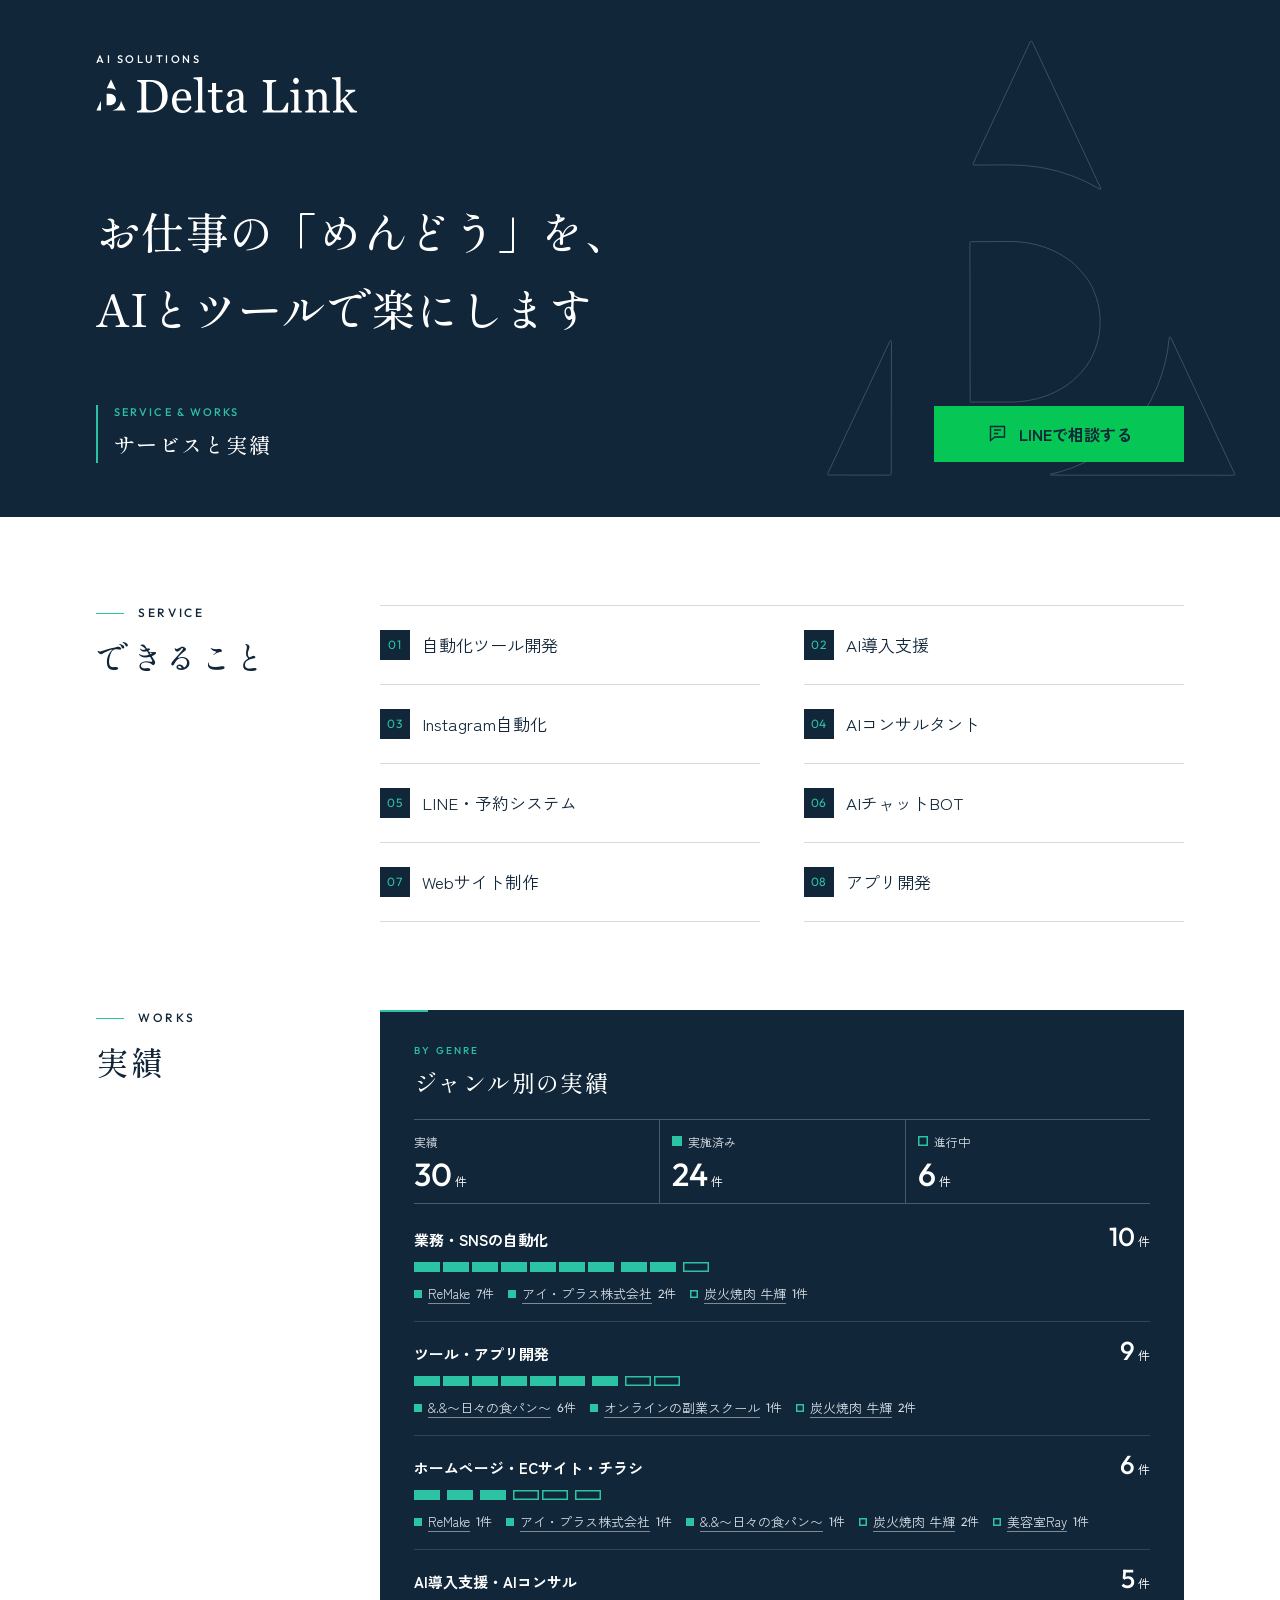
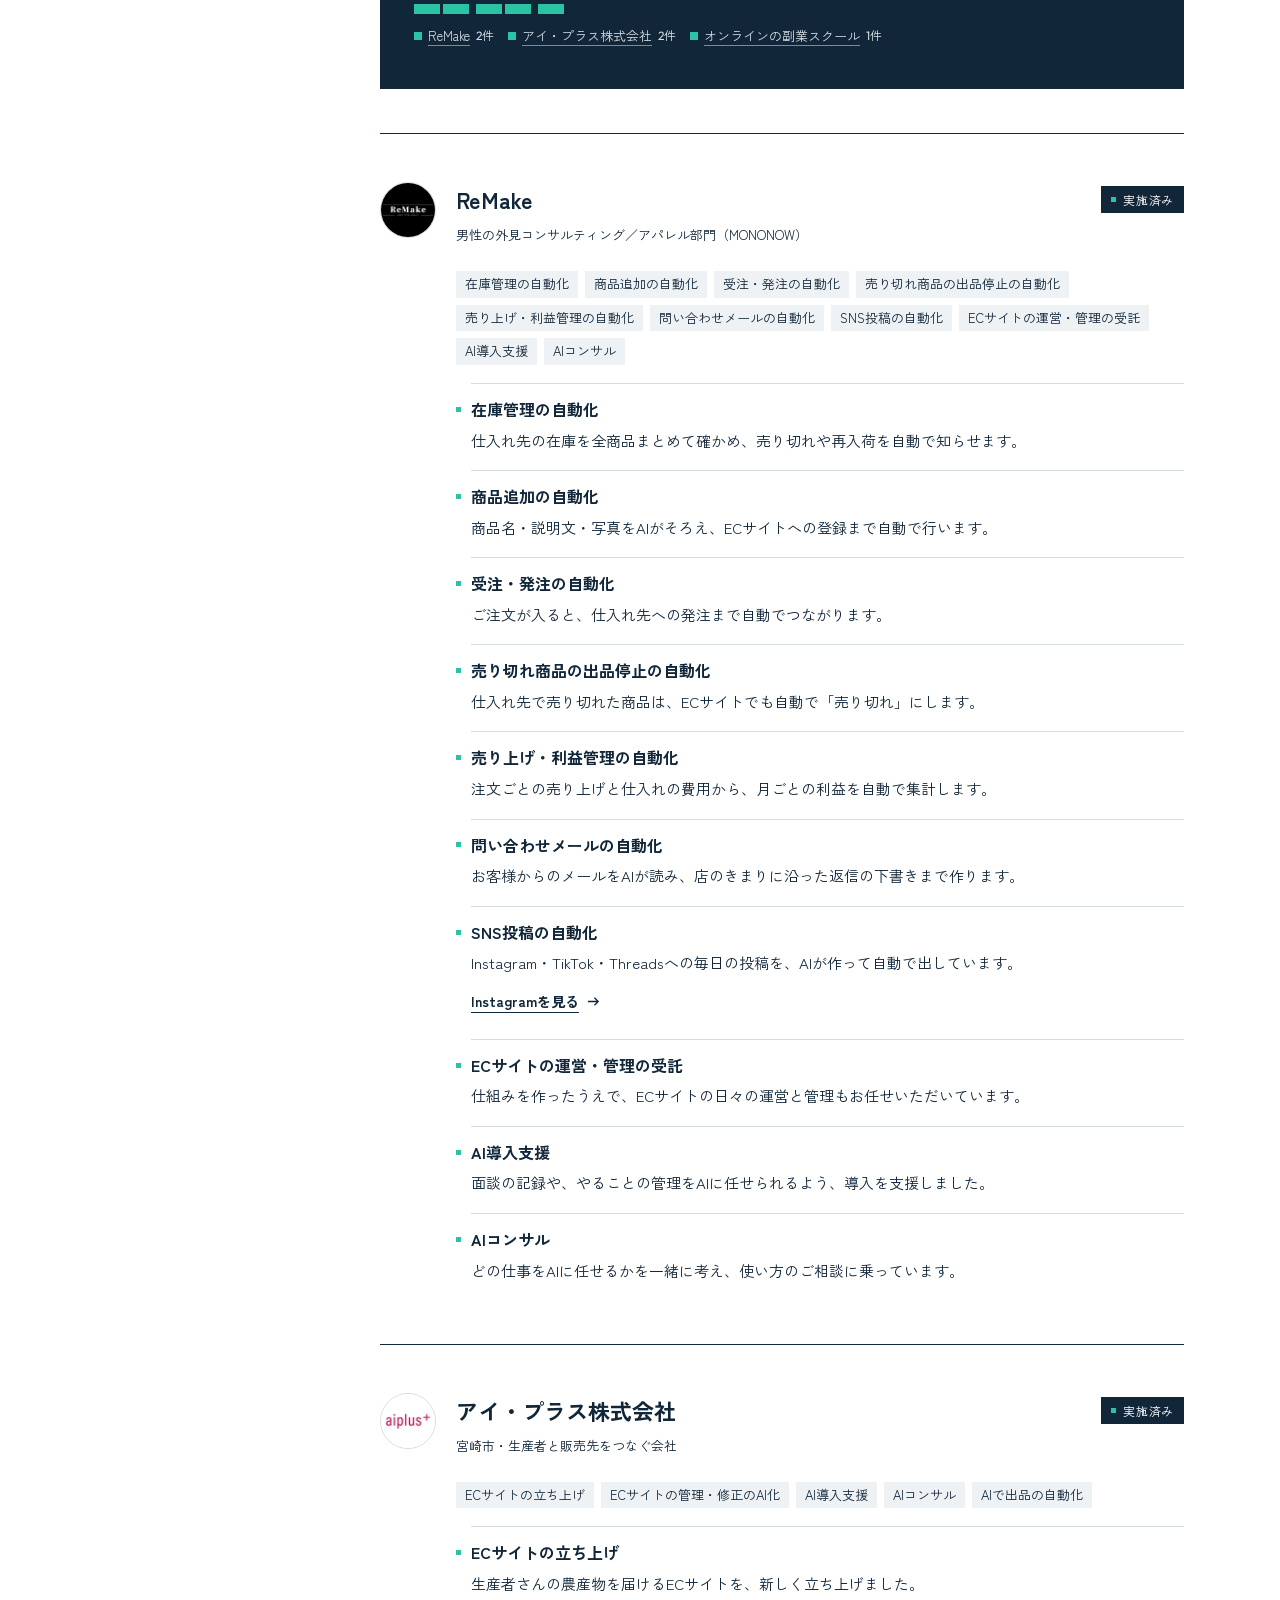
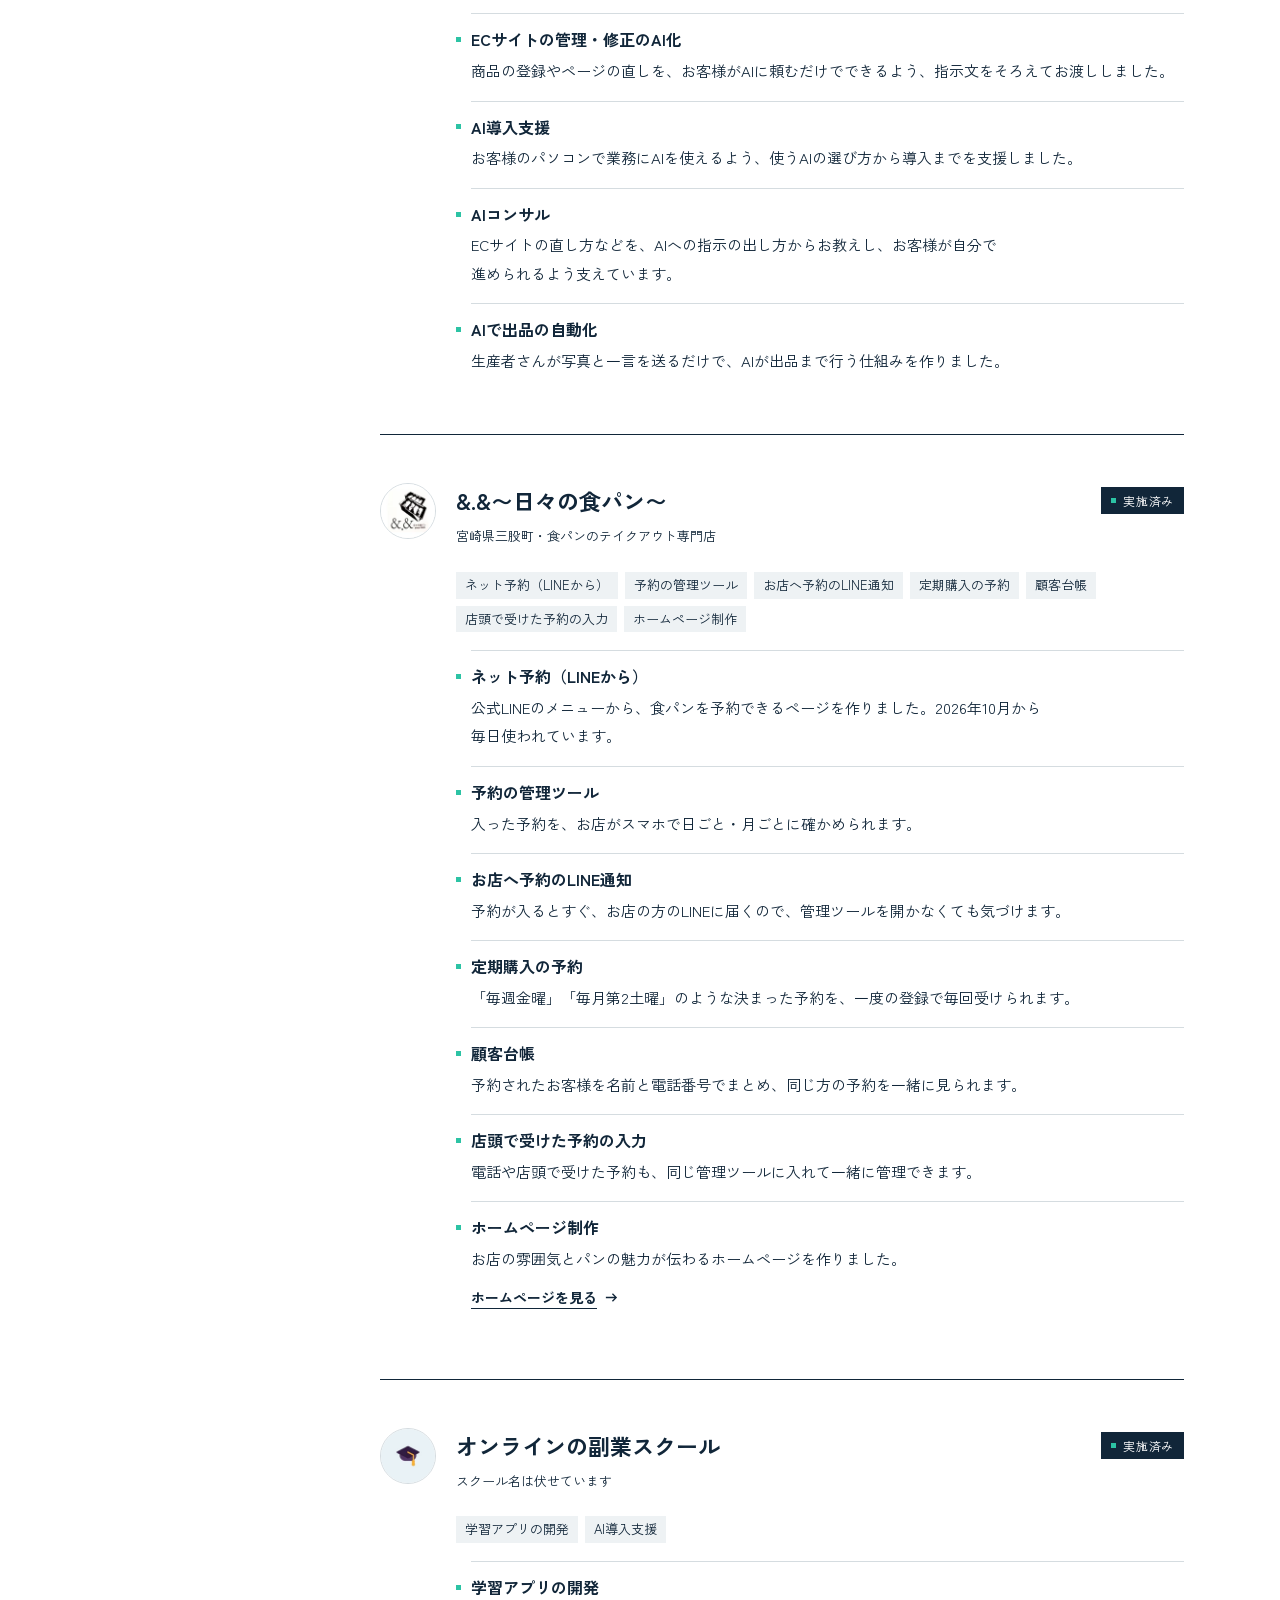
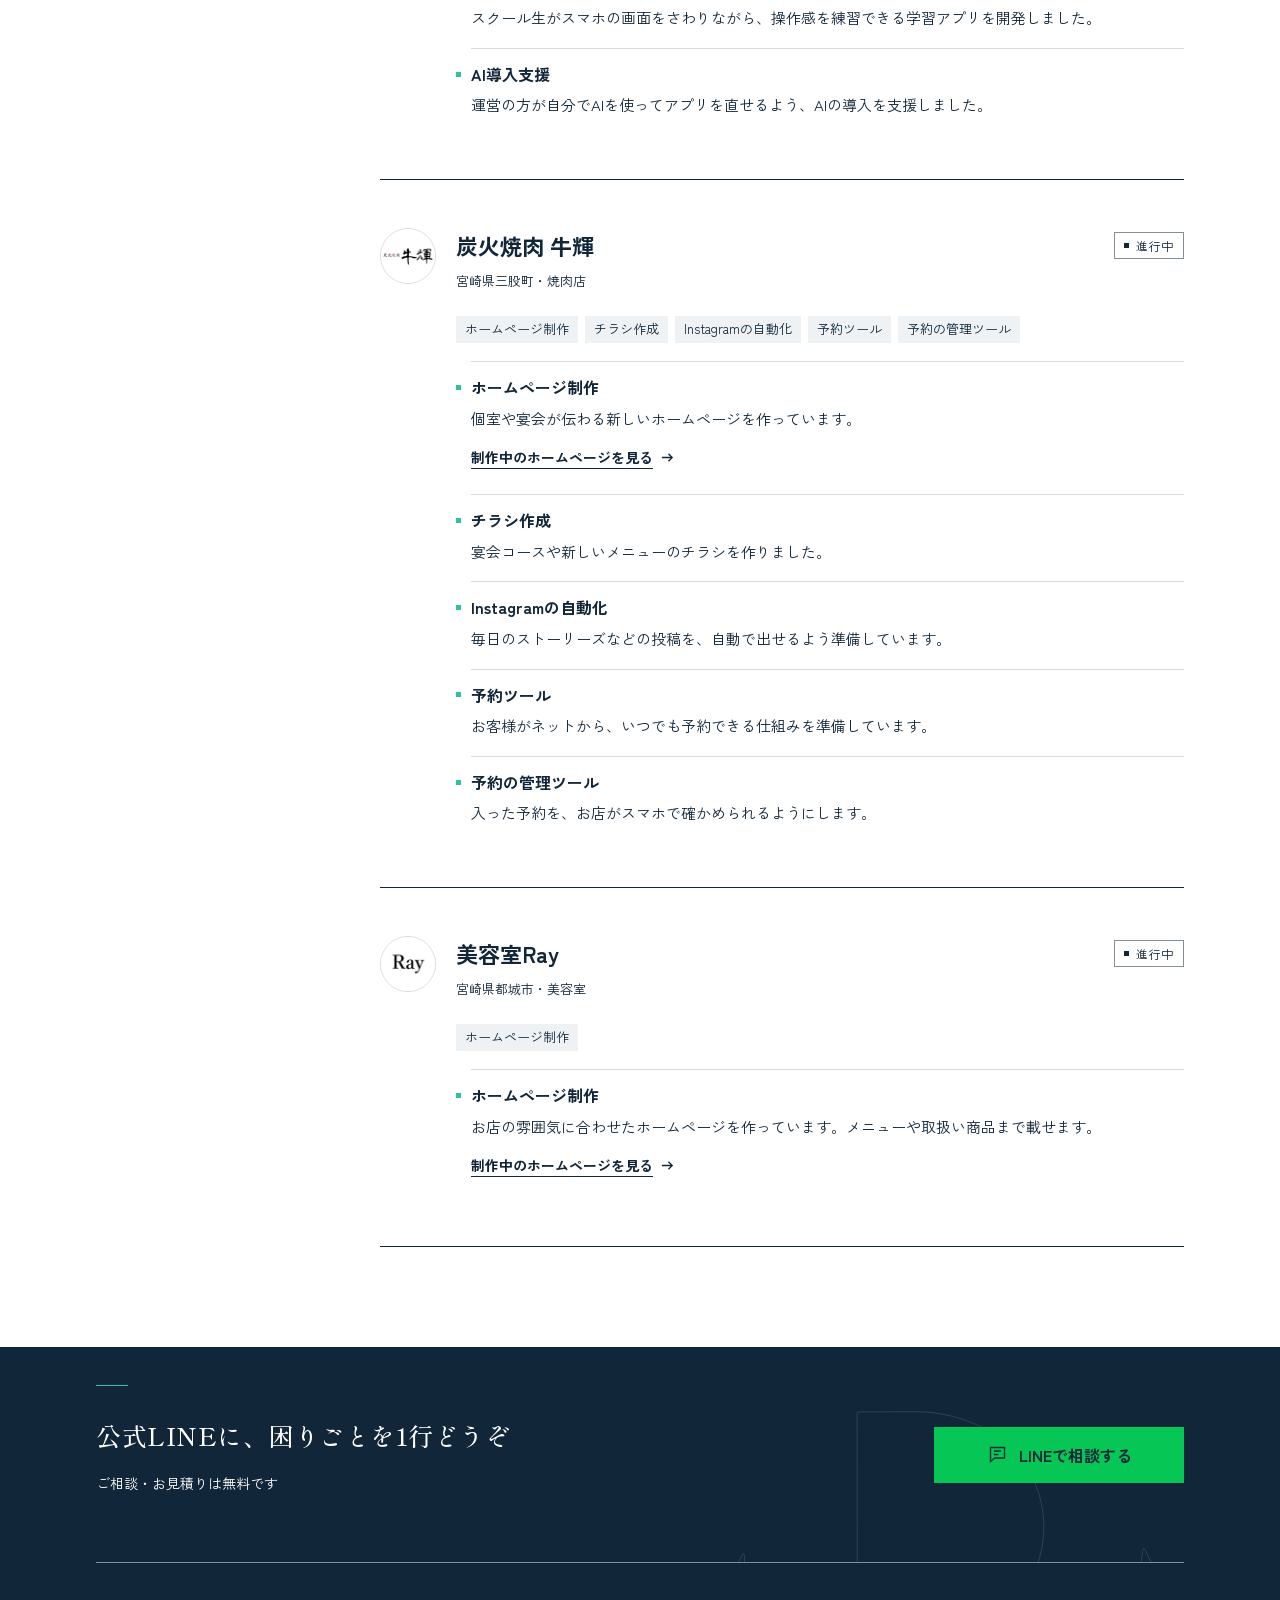
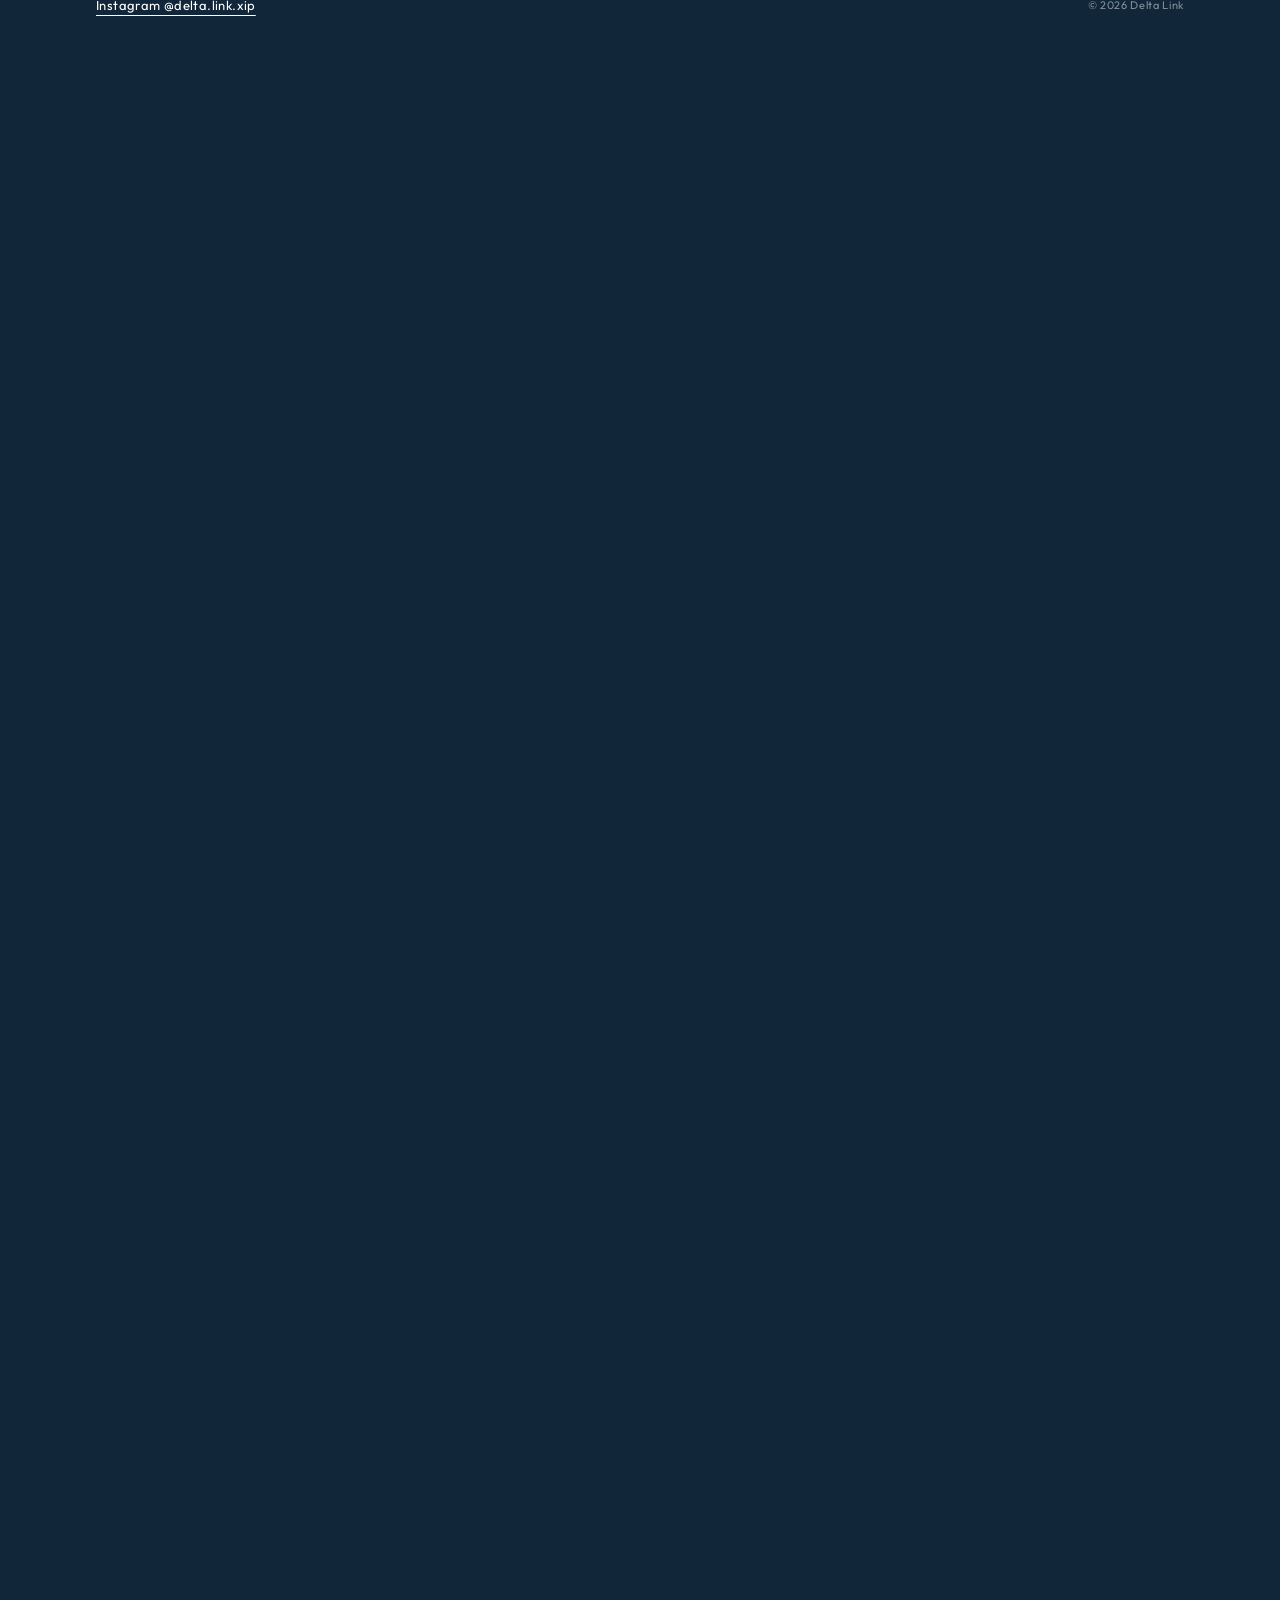
<file: index.html>
<!doctype html>
<html lang="ja"><head><meta charset="utf-8"><meta name="viewport" content="width=device-width, initial-scale=1"><meta http-equiv="refresh" content="0;url=works/index.html"><title>Delta Link｜サービスと実績</title></head><body><a href="works/index.html">サービスと実績</a></body></html>
</file>
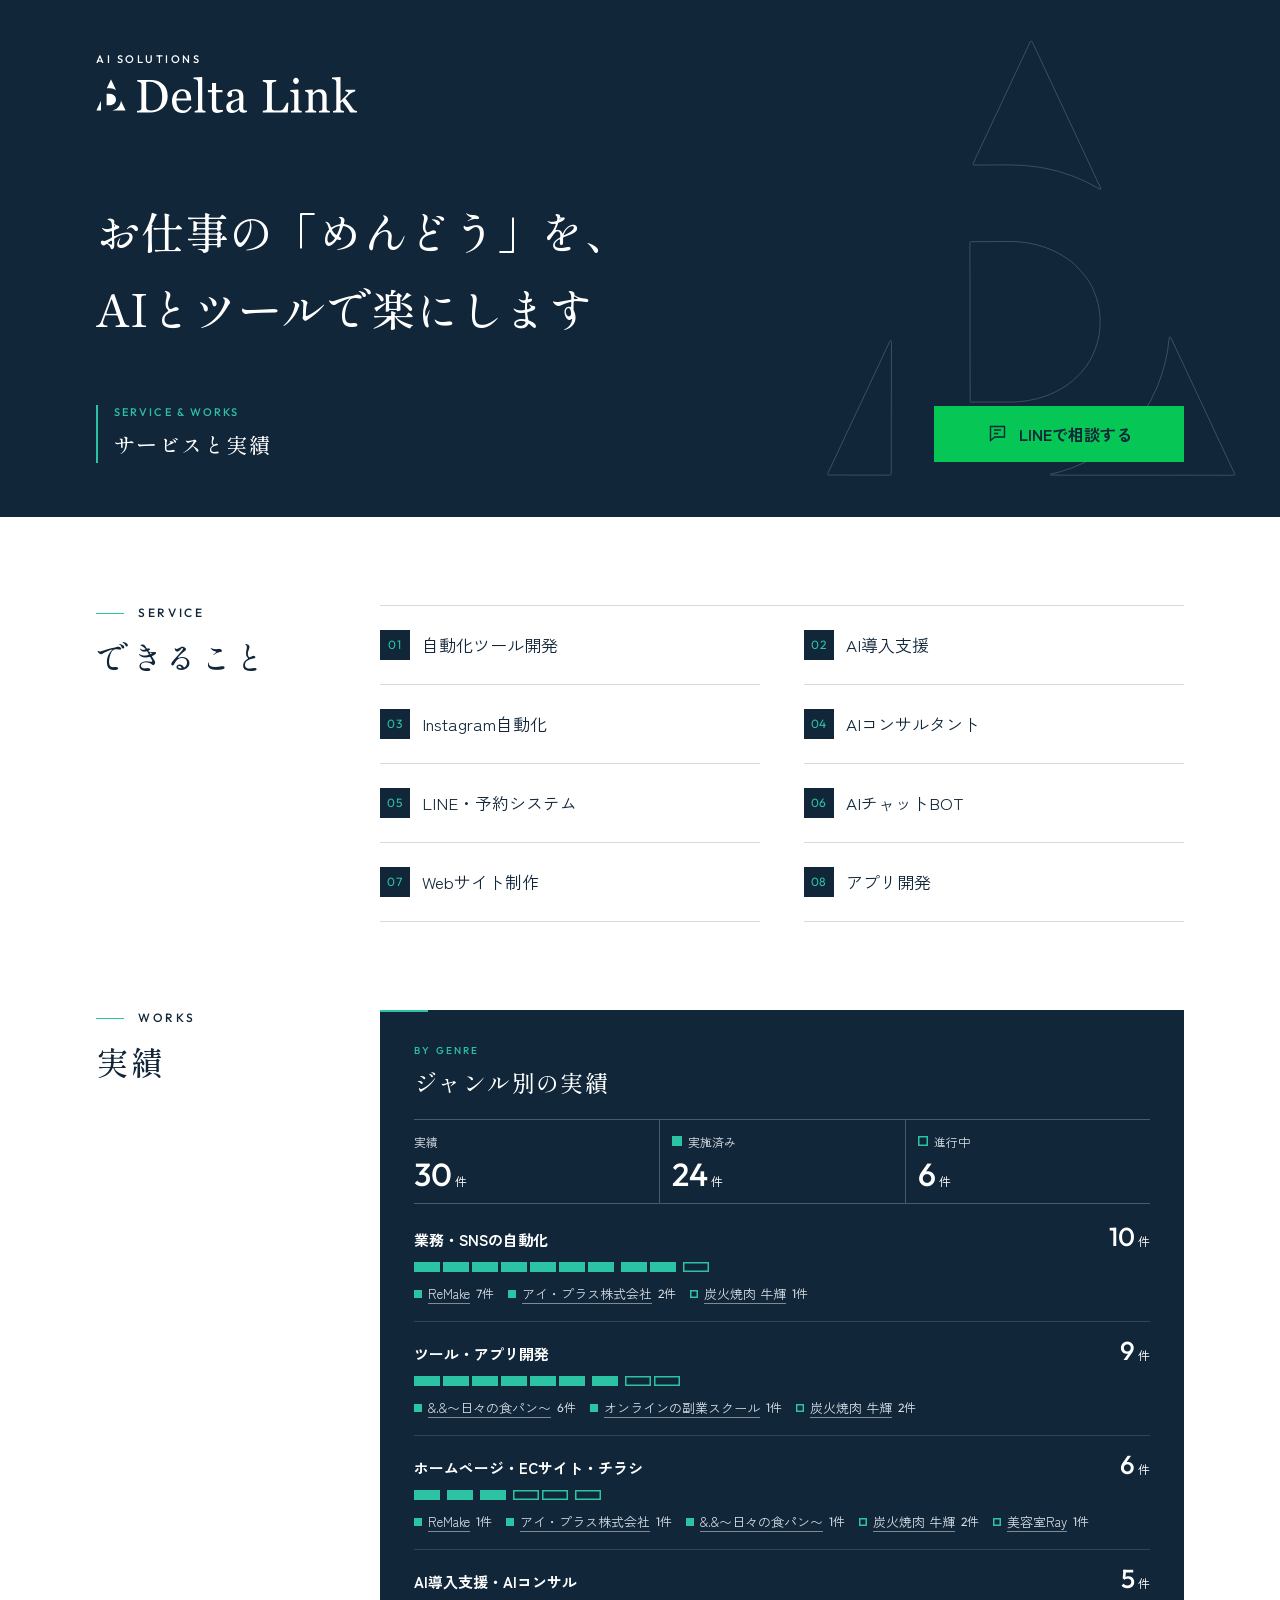
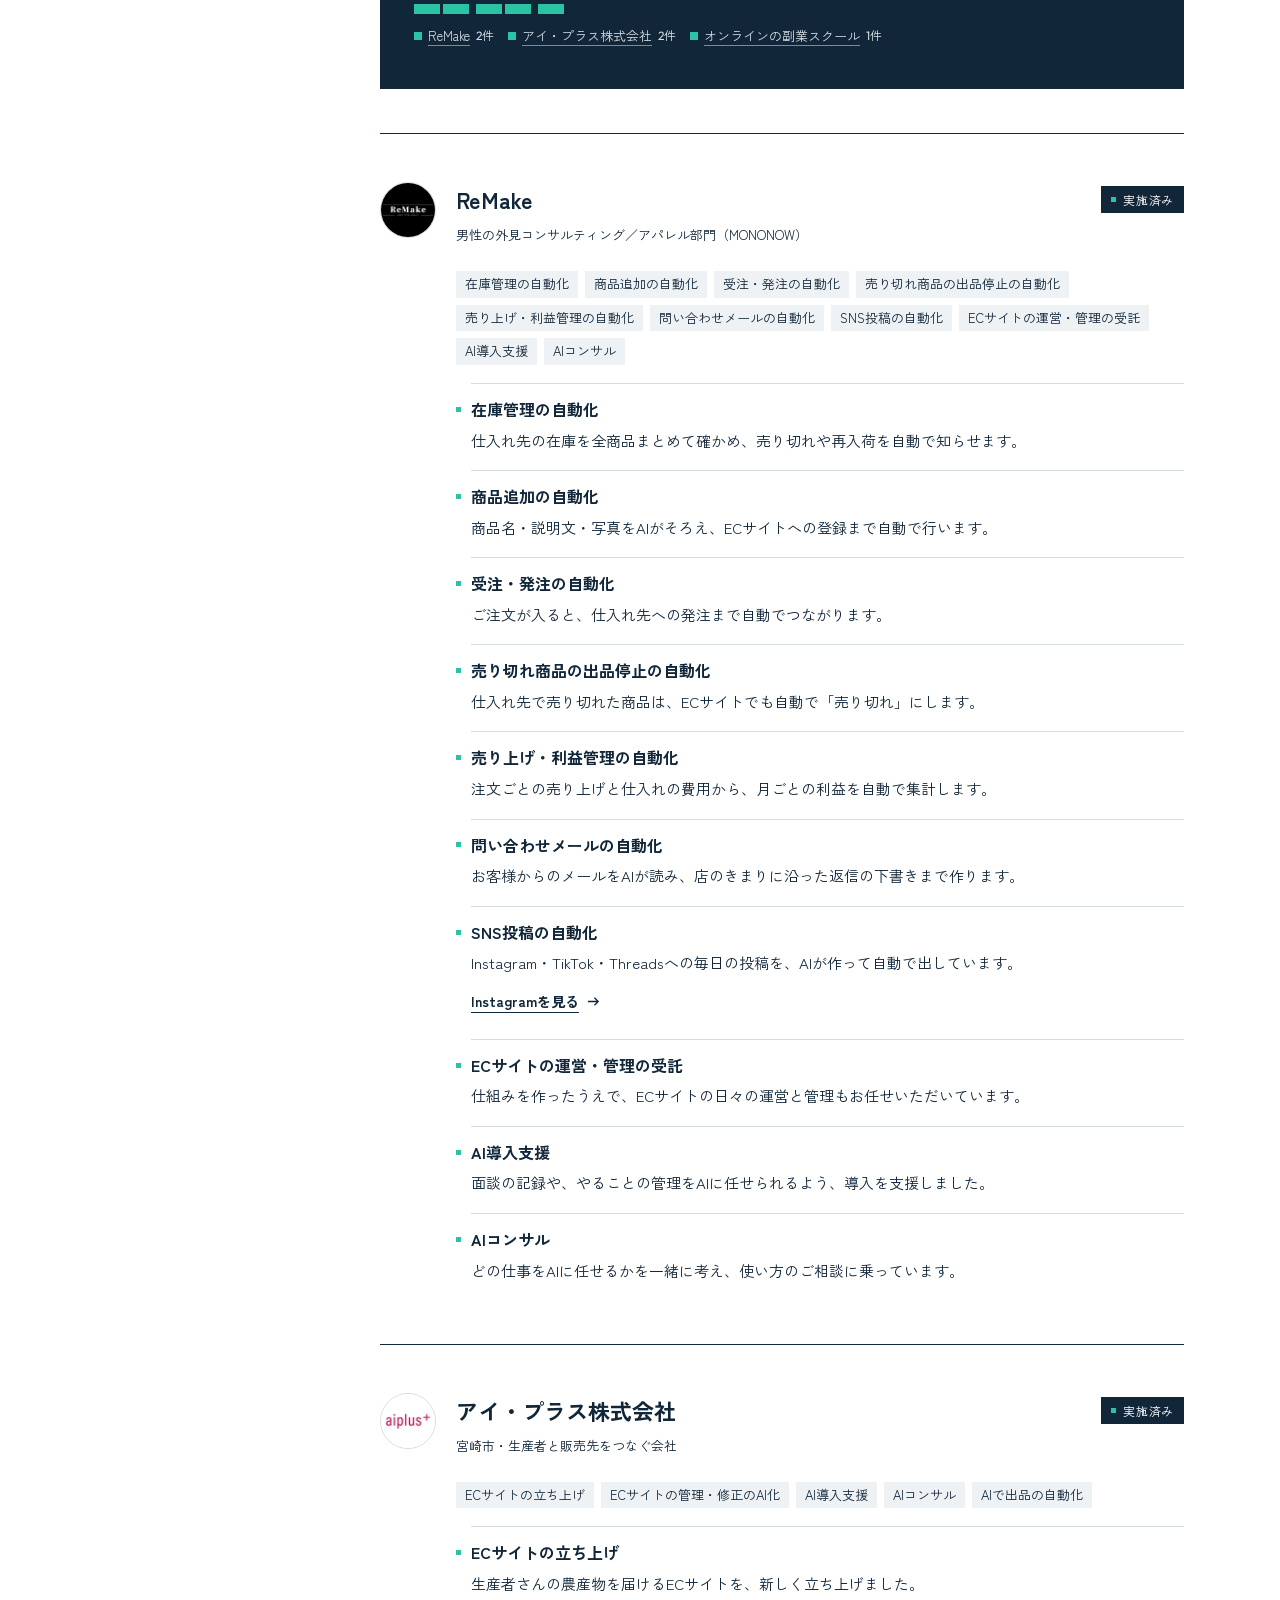
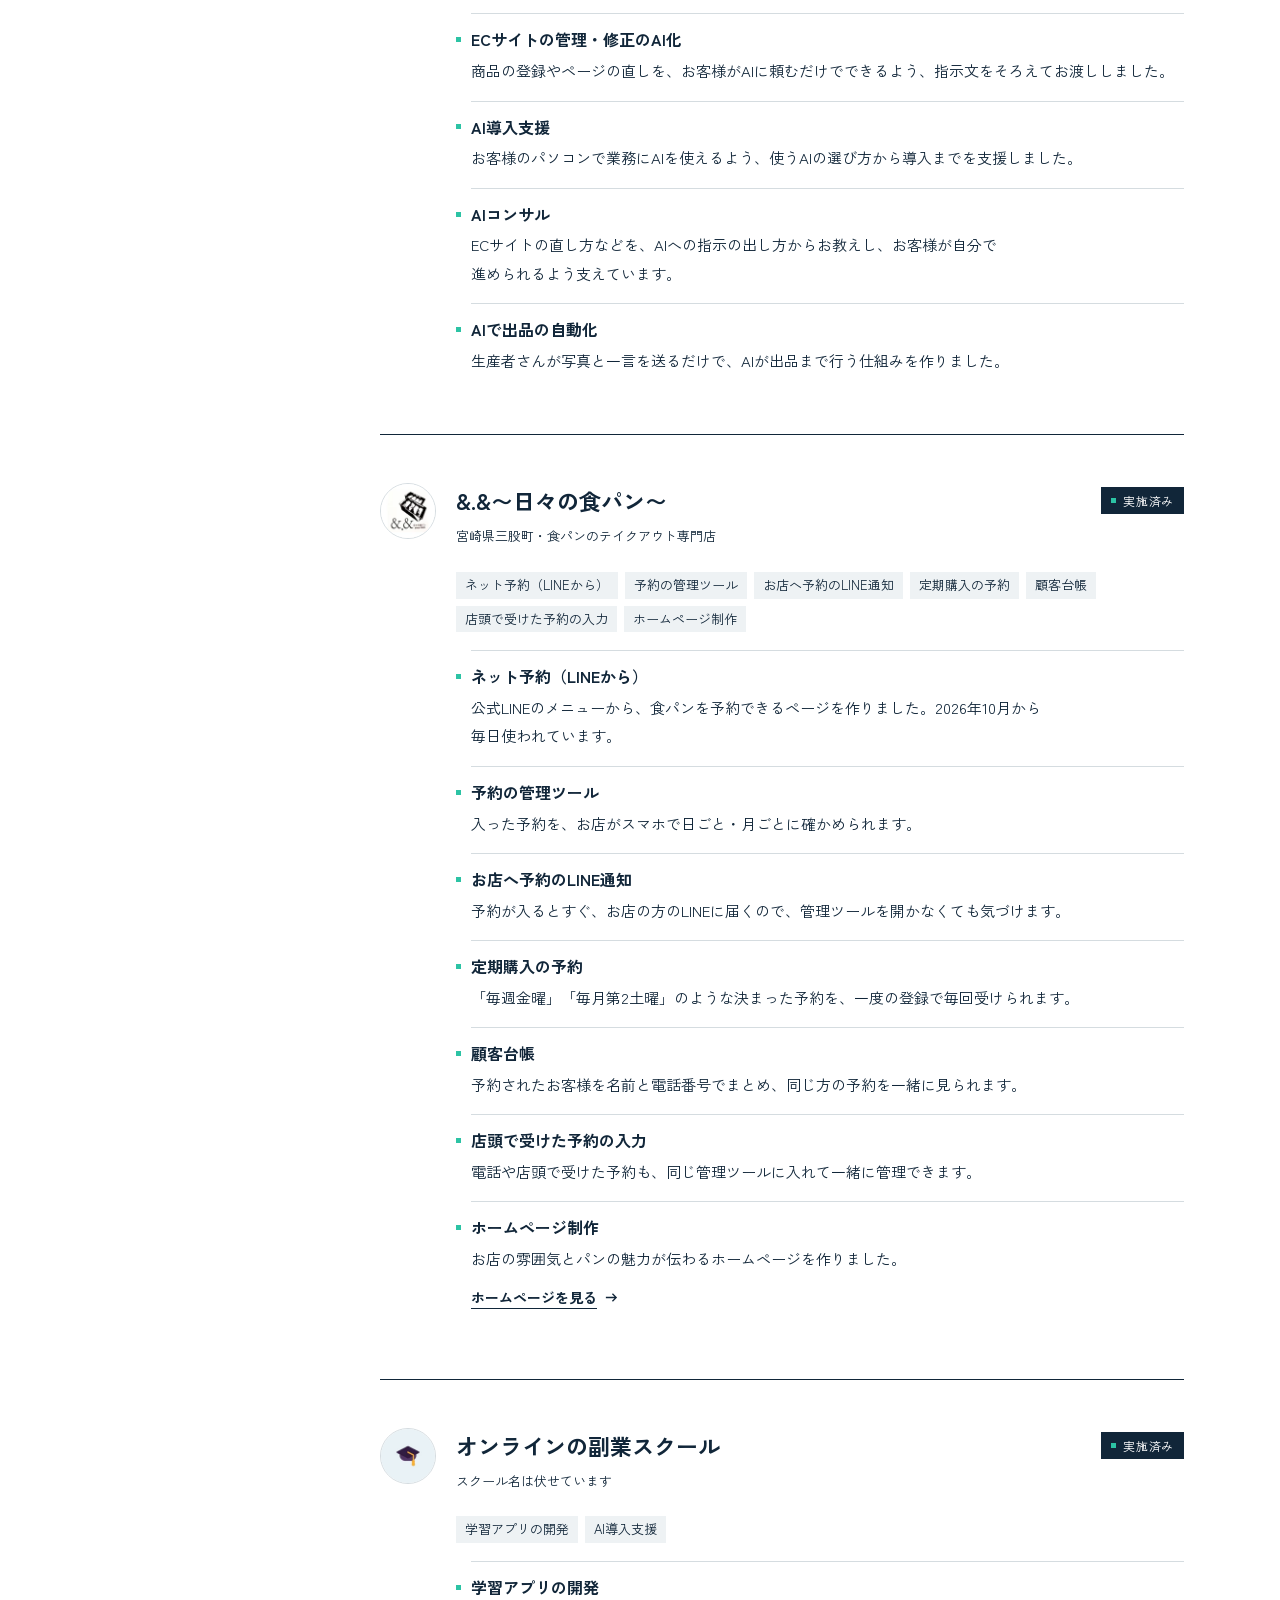
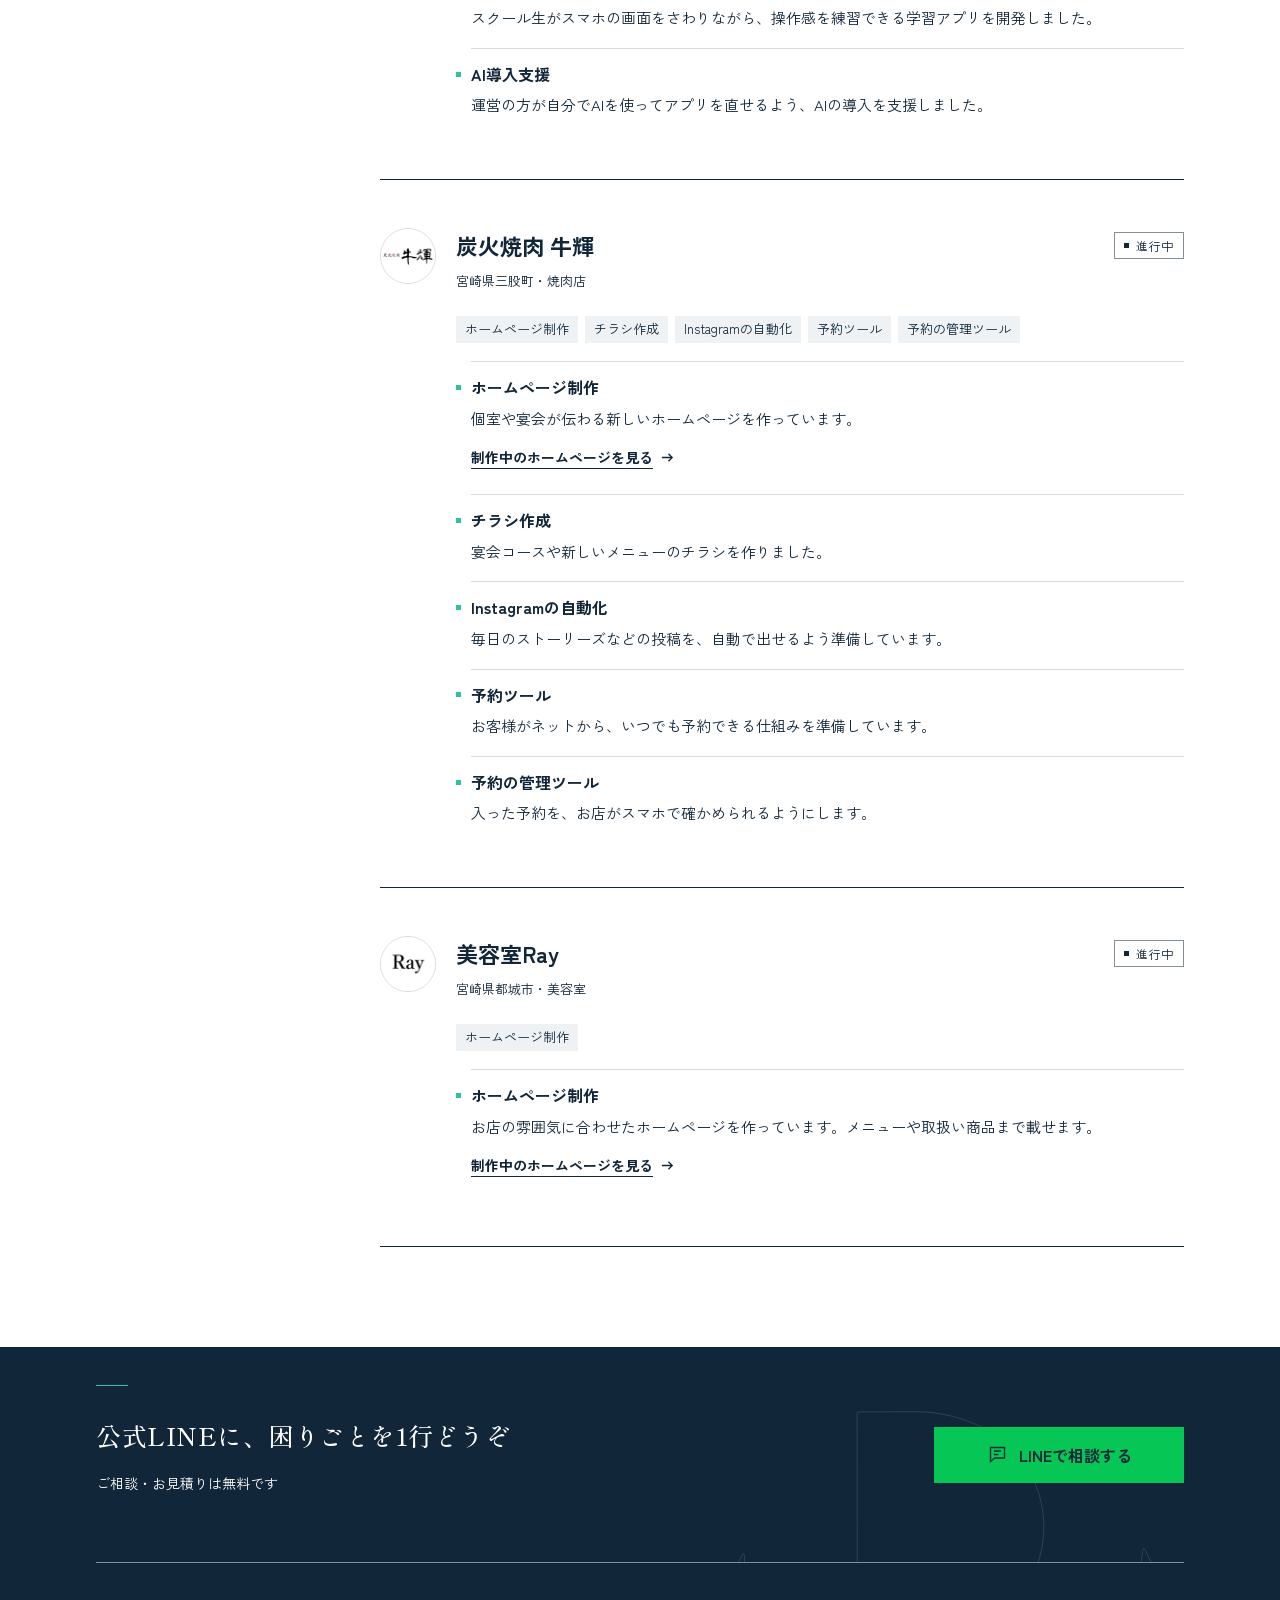
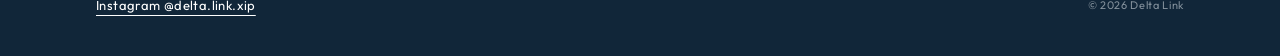
<file: works/index.html>
<!doctype html>
<html lang="ja">
<head>
  <meta charset="utf-8">
  <meta name="viewport" content="width=device-width, initial-scale=1, viewport-fit=cover">
  <title>Delta Link｜サービスと実績</title>
  <meta name="description" content="お仕事の「めんどう」を、AIとツールで楽にします。Delta Linkのできることと、これまでの実績です。">
  <meta property="og:title" content="Delta Link｜サービスと実績">
  <meta property="og:description" content="お仕事の「めんどう」を、AIとツールで楽にします。Delta Linkのできることと、これまでの実績です。">
  <meta property="og:type" content="website">
  <meta property="og:locale" content="ja_JP">
  <meta property="og:url" content="https://delta-cmpny-dev.github.io/delta-link/works/">
  <meta property="og:image" content="https://delta-cmpny-dev.github.io/delta-link/works/assets/ogp.png">
  <meta property="og:image:width" content="1200">
  <meta property="og:image:height" content="630">
  <meta property="og:image:alt" content="Delta Link｜サービスと実績">
  <meta name="twitter:card" content="summary_large_image">
  <meta name="theme-color" content="#112639">
  <link rel="icon" href="assets/favicon.png" type="image/png" sizes="32x32">
  <link rel="apple-touch-icon" href="assets/apple-touch-icon.png" sizes="180x180">
  <link rel="stylesheet" href="style.css">
</head>
<body>
  <header class="hero">
    <div class="hero-art" aria-hidden="true"><svg aria-hidden="true" xmlns="http://www.w3.org/2000/svg" viewBox="0 0 476.00 506.00"><path fill="currentColor" fill-rule="evenodd" d="M78.38,346.25 L78.00,346.25 L77.12,347.38 L6.50,497.75 L6.38,498.75 L7.00,499.38 L77.62,499.50 L78.75,498.62 L79.00,348.38Z M469.50,498.25 L396.75,343.12 L395.50,342.12 L394.75,344.62 L393.12,358.12 L390.88,369.25 L387.00,383.38 L381.38,399.12 L373.50,415.38 L366.38,427.12 L360.38,435.50 L350.88,446.88 L340.12,457.62 L330.38,465.75 L319.88,473.25 L308.88,480.00 L299.25,484.88 L283.50,491.62 L270.12,495.88 L260.50,498.25 L259.38,499.12 L261.38,499.50 L467.12,499.62 L469.12,499.25Z M168.88,234.00 L168.25,235.25 L168.50,415.88 L169.38,416.38 L214.12,416.38 L222.50,416.12 L233.62,414.88 L244.75,412.50 L254.25,409.62 L263.88,405.62 L273.88,400.25 L280.75,395.62 L286.00,391.50 L293.88,383.62 L299.00,377.62 L303.25,371.75 L307.75,363.62 L311.12,355.25 L313.50,347.75 L315.25,339.62 L316.25,330.75 L316.38,321.75 L315.62,312.88 L314.00,304.38 L312.12,297.75 L308.00,287.12 L304.50,280.50 L301.75,276.25 L294.88,267.62 L287.12,259.75 L283.50,256.62 L277.25,252.12 L268.62,246.88 L261.00,243.25 L253.38,240.25 L243.75,237.38 L233.50,235.25 L223.88,234.12 L213.75,233.75Z M237.75,5.62 L237.00,6.25 L171.88,145.00 L171.88,146.00 L172.75,146.62 L175.75,146.75 L211.50,146.62 L228.62,147.12 L246.38,149.12 L257.88,151.25 L269.12,154.00 L287.38,160.12 L300.25,165.75 L316.88,174.62 L317.38,173.88 L239.38,7.12 L238.38,5.75Z"/></svg></div>
    <div class="wrap hero-inner">
      <div class="brand">
        <p class="eyebrow">AI SOLUTIONS</p>
        <div class="lockup"><img class="mark" src="assets/deltalink-mark.svg" alt="" width="28" height="30"><img class="wordmark" src="assets/wordmark.svg" alt="Delta Link" width="211" height="44"></div>
      </div>
      <p class="catch">お仕事の<wbr><span class="nb">「めんどう」を、</span><br>AIと<wbr>ツールで<wbr>楽にします</p>
      <div class="hero-bottom">
        <div class="page-heading"><p class="eyebrow">SERVICE &amp; WORKS</p><h1>サービスと<wbr>実績</h1></div>
        <a class="line-button" href="https://line.me/R/oaMessage/%40844vahis/"><svg aria-hidden="true" viewBox="0 0 24 24" fill="none" stroke="currentColor" stroke-width="1.6"><path d="M4 4h16v12H9l-5 4V4Z"/><path d="M8 8h8M8 12h5"/></svg><span class="line-label">LINEで<wbr>相談する</span></a>
      </div>
    </div>
  </header>
  <main>
    <section class="services section wrap" aria-labelledby="service-title">
      <div class="section-heading"><p class="eyebrow">SERVICE</p><h2 id="service-title">できる<wbr>こと</h2></div>
      <ol class="service-list"><li><span class="service-no">01</span><span class="service-name">自動化ツール開発</span></li>
<li><span class="service-no">02</span><span class="service-name">AI導入支援</span></li>
<li><span class="service-no">03</span><span class="service-name">Instagram<wbr>自動化</span></li>
<li><span class="service-no">04</span><span class="service-name">AIコンサルタント</span></li>
<li><span class="service-no">05</span><span class="service-name">LINE・<wbr>予約システム</span></li>
<li><span class="service-no">06</span><span class="service-name">AIチャットBOT</span></li>
<li><span class="service-no">07</span><span class="service-name">Webサイト制作</span></li>
<li><span class="service-no">08</span><span class="service-name">アプリ開発</span></li></ol>
    </section>
    <section class="works section wrap" aria-labelledby="works-title">
      <div class="section-heading"><p class="eyebrow">WORKS</p><h2 id="works-title">実績</h2></div>
      <div class="works-body">
      <div class="genre-summary" role="group" aria-labelledby="genre-title">
        <p class="eyebrow genre-eyebrow">BY GENRE</p>
        <p class="genre-title" id="genre-title">ジャンル別の<wbr>実績</p>
        <dl class="genre-total">
          <div><dt>実績</dt><dd><span class="genre-big">30</span>件</dd></div>
          <div><dt><span class="key done" aria-hidden="true"></span>実施済み</dt><dd><span class="genre-big">24</span>件</dd></div>
          <div><dt><span class="key ongoing" aria-hidden="true"></span>進行中</dt><dd><span class="genre-big">6</span>件</dd></div>
        </dl>
        <ul class="genre-list"><li class="genre">
          <p class="genre-head"><span class="genre-name">業務・<wbr>SNSの<wbr>自動化</span><span class="genre-count"><span class="genre-num">10</span>件</span></p>
          <span class="genre-meter" role="img" aria-label="10件（実施済み9・進行中1）"><span class="cell done"></span><span class="cell done"></span><span class="cell done"></span><span class="cell done"></span><span class="cell done"></span><span class="cell done"></span><span class="cell done"></span><span class="cell done next"></span><span class="cell done"></span><span class="cell ongoing next"></span></span>
          <ul class="genre-works"><li><span class="key done" aria-hidden="true"></span><a href="#work-remake">ReMake</a><span class="genre-works-count">7件</span></li><li><span class="key done" aria-hidden="true"></span><a href="#work-iplus">アイ・プラス株式会社</a><span class="genre-works-count">2件</span></li><li><span class="key ongoing" aria-hidden="true"></span><a href="#work-gyuki">炭火焼肉 牛輝</a><span class="genre-works-count">1件</span></li></ul>
        </li><li class="genre">
          <p class="genre-head"><span class="genre-name">ツール・<wbr>アプリ開発</span><span class="genre-count"><span class="genre-num">9</span>件</span></p>
          <span class="genre-meter" role="img" aria-label="9件（実施済み7・進行中2）"><span class="cell done"></span><span class="cell done"></span><span class="cell done"></span><span class="cell done"></span><span class="cell done"></span><span class="cell done"></span><span class="cell done next"></span><span class="cell ongoing next"></span><span class="cell ongoing"></span></span>
          <ul class="genre-works"><li><span class="key done" aria-hidden="true"></span><a href="#work-hibino">&amp;.&amp;～日々の<wbr>食パン～</a><span class="genre-works-count">6件</span></li><li><span class="key done" aria-hidden="true"></span><a href="#work-yuruani">オンラインの<wbr>副業スクール</a><span class="genre-works-count">1件</span></li><li><span class="key ongoing" aria-hidden="true"></span><a href="#work-gyuki">炭火焼肉 牛輝</a><span class="genre-works-count">2件</span></li></ul>
        </li><li class="genre">
          <p class="genre-head"><span class="genre-name">ホームページ・<wbr>ECサイト・<wbr>チラシ</span><span class="genre-count"><span class="genre-num">6</span>件</span></p>
          <span class="genre-meter" role="img" aria-label="6件（実施済み3・進行中3）"><span class="cell done"></span><span class="cell done next"></span><span class="cell done next"></span><span class="cell ongoing next"></span><span class="cell ongoing"></span><span class="cell ongoing next"></span></span>
          <ul class="genre-works"><li><span class="key done" aria-hidden="true"></span><a href="#work-remake">ReMake</a><span class="genre-works-count">1件</span></li><li><span class="key done" aria-hidden="true"></span><a href="#work-iplus">アイ・プラス株式会社</a><span class="genre-works-count">1件</span></li><li><span class="key done" aria-hidden="true"></span><a href="#work-hibino">&amp;.&amp;～日々の<wbr>食パン～</a><span class="genre-works-count">1件</span></li><li><span class="key ongoing" aria-hidden="true"></span><a href="#work-gyuki">炭火焼肉 牛輝</a><span class="genre-works-count">2件</span></li><li><span class="key ongoing" aria-hidden="true"></span><a href="#work-ray">美容室Ray</a><span class="genre-works-count">1件</span></li></ul>
        </li><li class="genre">
          <p class="genre-head"><span class="genre-name">AI導入支援・<wbr>AIコンサル</span><span class="genre-count"><span class="genre-num">5</span>件</span></p>
          <span class="genre-meter" role="img" aria-label="5件（実施済み5・進行中0）"><span class="cell done"></span><span class="cell done"></span><span class="cell done next"></span><span class="cell done"></span><span class="cell done next"></span></span>
          <ul class="genre-works"><li><span class="key done" aria-hidden="true"></span><a href="#work-remake">ReMake</a><span class="genre-works-count">2件</span></li><li><span class="key done" aria-hidden="true"></span><a href="#work-iplus">アイ・プラス株式会社</a><span class="genre-works-count">2件</span></li><li><span class="key done" aria-hidden="true"></span><a href="#work-yuruani">オンラインの<wbr>副業スクール</a><span class="genre-works-count">1件</span></li></ul>
        </li></ul>
      </div>
      <div class="work-list"><article class="work" aria-labelledby="work-remake">
  <div class="work-top"><img class="work-icon" src="assets/icons/remake.webp" alt="ReMake" width="56" height="56">
    <div class="work-identity"><h3 class="work-name" id="work-remake">ReMake</h3><p class="work-about">男性の<wbr>外見コンサルティング／<wbr>アパレル部門<wbr><span class="nb">（MONONOW）</span></p></div>
    <p class="work-status done">実施済み</p>
  </div>
  <ul class="work-services"><li>在庫管理の<wbr>自動化</li><li>商品追加の<wbr>自動化</li><li>受注・<wbr>発注の<wbr>自動化</li><li>売り切れ商品の<wbr>出品停止の<wbr>自動化</li><li>売り上げ・<wbr>利益管理の<wbr>自動化</li><li>問い合わせメールの<wbr>自動化</li><li>SNS投稿の<wbr>自動化</li><li>ECサイトの<wbr>運営・<wbr>管理の<wbr>受託</li><li>AI導入支援</li><li>AIコンサル</li></ul>
  <dl class="work-items"><div class="work-item"><dt class="work-item-name">在庫管理の<wbr>自動化</dt><dd class="work-item-text">仕入れ先の<wbr>在庫を<wbr>全商品まとめて<wbr>確かめ、<wbr>売り切れや<wbr>再入荷を<wbr>自動で<wbr>知らせます。</dd></div><div class="work-item"><dt class="work-item-name">商品追加の<wbr>自動化</dt><dd class="work-item-text">商品名・<wbr>説明文・<wbr>写真を<wbr>AIが<wbr>そろえ、<wbr>ECサイトへの<wbr>登録まで<wbr>自動で<wbr>行います。</dd></div><div class="work-item"><dt class="work-item-name">受注・<wbr>発注の<wbr>自動化</dt><dd class="work-item-text">ご注文が<wbr>入ると、<wbr>仕入れ先への<wbr>発注まで<wbr>自動で<wbr>つながります。</dd></div><div class="work-item"><dt class="work-item-name">売り切れ商品の<wbr>出品停止の<wbr>自動化</dt><dd class="work-item-text">仕入れ先で<wbr>売り切れた<wbr>商品は、<wbr>ECサイトでも<wbr>自動で<wbr><span class="nb">「売り切れ」に</span><wbr>します。</dd></div><div class="work-item"><dt class="work-item-name">売り上げ・<wbr>利益管理の<wbr>自動化</dt><dd class="work-item-text">注文ごとの<wbr>売り上げと<wbr>仕入れの<wbr>費用から、<wbr>月ごとの<wbr>利益を<wbr>自動で<wbr>集計します。</dd></div><div class="work-item"><dt class="work-item-name">問い合わせメールの<wbr>自動化</dt><dd class="work-item-text">お客様からの<wbr>メールを<wbr>AIが<wbr>読み、<wbr>店の<wbr>きまりに<wbr>沿った<wbr>返信の<wbr>下書きまで<wbr>作ります。</dd></div><div class="work-item"><dt class="work-item-name">SNS投稿の<wbr>自動化</dt><dd class="work-item-text">Instagram・<wbr>TikTok・<wbr>Threadsへの<wbr>毎日の<wbr>投稿を、<wbr>AIが<wbr>作って<wbr>自動で<wbr>出しています。</dd><dd class="work-item-link-wrap"><a class="work-item-link" href="https://www.instagram.com/mononow.jp/" aria-label="ReMakeのInstagramを見る"><span>Instagramを<wbr>見る</span><svg class="arrow" aria-hidden="true" viewBox="0 0 16 16" fill="none" stroke="currentColor" stroke-width="1.4"><path d="M2 8h11M9 4l4 4-4 4"/></svg></a></dd></div><div class="work-item"><dt class="work-item-name">ECサイトの<wbr>運営・<wbr>管理の<wbr>受託</dt><dd class="work-item-text">仕組みを<wbr>作ったうえで、<wbr>ECサイトの<wbr>日々の<wbr>運営と<wbr>管理も<wbr>お任せいただいています。</dd></div><div class="work-item"><dt class="work-item-name">AI導入支援</dt><dd class="work-item-text">面談の<wbr>記録や、<wbr>やることの<wbr>管理を<wbr>AIに<wbr>任せられるよう、<wbr>導入を<wbr>支援しました。</dd></div><div class="work-item"><dt class="work-item-name">AIコンサル</dt><dd class="work-item-text">どの<wbr>仕事を<wbr>AIに<wbr>任せるかを<wbr>一緒に<wbr>考え、<wbr>使い方の<wbr>ご相談に<wbr>乗っています。</dd></div></dl>
</article>
<article class="work" aria-labelledby="work-iplus">
  <div class="work-top"><img class="work-icon" src="assets/icons/iplus.webp" alt="アイ・プラス株式会社" width="56" height="56">
    <div class="work-identity"><h3 class="work-name" id="work-iplus">アイ・プラス株式会社</h3><p class="work-about">宮崎市・<wbr>生産者と<wbr>販売先を<wbr>つなぐ<wbr>会社</p></div>
    <p class="work-status done">実施済み</p>
  </div>
  <ul class="work-services"><li>ECサイトの<wbr>立ち上げ</li><li>ECサイトの<wbr>管理・<wbr>修正の<wbr>AI化</li><li>AI導入支援</li><li>AIコンサル</li><li>AIで<wbr>出品の<wbr>自動化</li></ul>
  <dl class="work-items"><div class="work-item"><dt class="work-item-name">ECサイトの<wbr>立ち上げ</dt><dd class="work-item-text">生産者さんの<wbr>農産物を<wbr>届ける<wbr>ECサイトを、<wbr>新しく<wbr>立ち上げました。</dd></div><div class="work-item"><dt class="work-item-name">ECサイトの<wbr>管理・<wbr>修正の<wbr>AI化</dt><dd class="work-item-text">商品の<wbr>登録や<wbr>ページの<wbr>直しを、<wbr>お客様が<wbr>AIに<wbr>頼むだけで<wbr>できるよう、<wbr>指示文を<wbr>そろえて<wbr>お渡ししました。</dd></div><div class="work-item"><dt class="work-item-name">AI導入支援</dt><dd class="work-item-text">お客様の<wbr>パソコンで<wbr>業務に<wbr>AIを<wbr>使えるよう、<wbr>使う<wbr>AIの<wbr>選び方から<wbr>導入までを<wbr>支援しました。</dd></div><div class="work-item"><dt class="work-item-name">AIコンサル</dt><dd class="work-item-text">ECサイトの<wbr>直し方などを、<wbr>AIへの<wbr>指示の<wbr>出し方から<wbr>お教えし、<wbr>お客様が<wbr>自分で<wbr>進められるよう<wbr>支えています。</dd></div><div class="work-item"><dt class="work-item-name">AIで<wbr>出品の<wbr>自動化</dt><dd class="work-item-text">生産者さんが<wbr>写真と<wbr>一言を<wbr>送るだけで、<wbr>AIが<wbr>出品まで<wbr>行う<wbr>仕組みを<wbr>作りました。</dd></div></dl>
</article>
<article class="work" aria-labelledby="work-hibino">
  <div class="work-top"><img class="work-icon" src="assets/icons/hibino.webp" alt="&amp;.&amp;～日々の食パン～" width="56" height="56">
    <div class="work-identity"><h3 class="work-name" id="work-hibino">&amp;.&amp;～日々の<wbr>食パン～</h3><p class="work-about">宮崎県三股町・<wbr>食パンの<wbr>テイクアウト専門店</p></div>
    <p class="work-status done">実施済み</p>
  </div>
  <ul class="work-services"><li>ネット予約<wbr><span class="nb">（LINEから）</span></li><li>予約の<wbr>管理ツール</li><li>お店へ<wbr>予約の<wbr>LINE通知</li><li>定期購入の<wbr>予約</li><li>顧客台帳</li><li>店頭で<wbr>受けた<wbr>予約の<wbr>入力</li><li>ホームページ制作</li></ul>
  <dl class="work-items"><div class="work-item"><dt class="work-item-name">ネット予約<wbr><span class="nb">（LINEから）</span></dt><dd class="work-item-text">公式LINEの<wbr>メニューから、<wbr>食パンを<wbr>予約できる<wbr>ページを<wbr>作りました。<wbr>2026年10月から<wbr>毎日<wbr>使われています。</dd></div><div class="work-item"><dt class="work-item-name">予約の<wbr>管理ツール</dt><dd class="work-item-text">入った<wbr>予約を、<wbr>お店が<wbr>スマホで<wbr>日ごと・<wbr>月ごとに<wbr>確かめられます。</dd></div><div class="work-item"><dt class="work-item-name">お店へ<wbr>予約の<wbr>LINE通知</dt><dd class="work-item-text">予約が<wbr>入ると<wbr>すぐ、<wbr>お店の<wbr>方の<wbr>LINEに<wbr>届くので、<wbr>管理ツールを<wbr>開かなくても<wbr>気づけます。</dd></div><div class="work-item"><dt class="work-item-name">定期購入の<wbr>予約</dt><dd class="work-item-text"><span class="nb">「毎週金曜」</span><wbr><span class="nb">「毎月第2土曜」のような</span><wbr>決まった<wbr>予約を、<wbr>一度の<wbr>登録で<wbr>毎回<wbr>受けられます。</dd></div><div class="work-item"><dt class="work-item-name">顧客台帳</dt><dd class="work-item-text">予約された<wbr>お客様を<wbr>名前と<wbr>電話番号で<wbr>まとめ、<wbr>同じ方の<wbr>予約を<wbr>一緒に<wbr>見られます。</dd></div><div class="work-item"><dt class="work-item-name">店頭で<wbr>受けた<wbr>予約の<wbr>入力</dt><dd class="work-item-text">電話や<wbr>店頭で<wbr>受けた<wbr>予約も、<wbr>同じ<wbr>管理ツールに<wbr>入れて<wbr>一緒に<wbr>管理できます。</dd></div><div class="work-item"><dt class="work-item-name">ホームページ制作</dt><dd class="work-item-text">お店の<wbr>雰囲気と<wbr>パンの<wbr>魅力が<wbr>伝わる<wbr>ホームページを<wbr>作りました。</dd><dd class="work-item-link-wrap"><a class="work-item-link" href="https://hibino-shokupan-dl.github.io/" aria-label="&amp;.&amp;～日々の食パン～のホームページを見る"><span>ホームページを<wbr>見る</span><svg class="arrow" aria-hidden="true" viewBox="0 0 16 16" fill="none" stroke="currentColor" stroke-width="1.4"><path d="M2 8h11M9 4l4 4-4 4"/></svg></a></dd></div></dl>
</article>
<article class="work" aria-labelledby="work-yuruani">
  <div class="work-top"><img class="work-icon" src="assets/icons/yuruani.webp" alt="オンラインの副業スクール" width="56" height="56">
    <div class="work-identity"><h3 class="work-name" id="work-yuruani">オンラインの<wbr>副業スクール</h3><p class="work-about">スクール名は<wbr>伏せています</p></div>
    <p class="work-status done">実施済み</p>
  </div>
  <ul class="work-services"><li>学習アプリの<wbr>開発</li><li>AI導入支援</li></ul>
  <dl class="work-items"><div class="work-item"><dt class="work-item-name">学習アプリの<wbr>開発</dt><dd class="work-item-text">スクール生が<wbr>スマホの<wbr>画面を<wbr>さわりながら、<wbr>操作感を<wbr>練習できる<wbr>学習アプリを<wbr>開発しました。</dd></div><div class="work-item"><dt class="work-item-name">AI導入支援</dt><dd class="work-item-text">運営の<wbr>方が<wbr>自分で<wbr>AIを<wbr>使って<wbr>アプリを<wbr>直せるよう、<wbr>AIの<wbr>導入を<wbr>支援しました。</dd></div></dl>
</article>
<article class="work" aria-labelledby="work-gyuki">
  <div class="work-top"><img class="work-icon" src="assets/icons/gyuki.webp" alt="炭火焼肉 牛輝" width="56" height="56">
    <div class="work-identity"><h3 class="work-name" id="work-gyuki">炭火焼肉 牛輝</h3><p class="work-about">宮崎県三股町・<wbr>焼肉店</p></div>
    <p class="work-status ongoing">進行中</p>
  </div>
  <ul class="work-services"><li>ホームページ制作</li><li>チラシ作成</li><li>Instagramの<wbr>自動化</li><li>予約ツール</li><li>予約の<wbr>管理ツール</li></ul>
  <dl class="work-items"><div class="work-item"><dt class="work-item-name">ホームページ制作</dt><dd class="work-item-text">個室や<wbr>宴会が<wbr>伝わる<wbr>新しい<wbr>ホームページを<wbr>作っています。</dd><dd class="work-item-link-wrap"><a class="work-item-link" href="https://delta-cmpny-dev.github.io/sumibiyakiniku_gyuki_mimata_miyakonojou/" aria-label="炭火焼肉 牛輝の制作中のホームページを見る"><span>制作中の<wbr>ホームページを<wbr>見る</span><svg class="arrow" aria-hidden="true" viewBox="0 0 16 16" fill="none" stroke="currentColor" stroke-width="1.4"><path d="M2 8h11M9 4l4 4-4 4"/></svg></a></dd></div><div class="work-item"><dt class="work-item-name">チラシ作成</dt><dd class="work-item-text">宴会コースや<wbr>新しい<wbr>メニューの<wbr>チラシを<wbr>作りました。</dd></div><div class="work-item"><dt class="work-item-name">Instagramの<wbr>自動化</dt><dd class="work-item-text">毎日の<wbr>ストーリーズなどの<wbr>投稿を、<wbr>自動で<wbr>出せるよう<wbr>準備しています。</dd></div><div class="work-item"><dt class="work-item-name">予約ツール</dt><dd class="work-item-text">お客様が<wbr>ネットから、<wbr>いつでも<wbr>予約できる<wbr>仕組みを<wbr>準備しています。</dd></div><div class="work-item"><dt class="work-item-name">予約の<wbr>管理ツール</dt><dd class="work-item-text">入った<wbr>予約を、<wbr>お店が<wbr>スマホで<wbr>確かめられるようにします。</dd></div></dl>
</article>
<article class="work" aria-labelledby="work-ray">
  <div class="work-top"><img class="work-icon" src="assets/icons/ray.webp" alt="美容室Ray" width="56" height="56">
    <div class="work-identity"><h3 class="work-name" id="work-ray">美容室Ray</h3><p class="work-about">宮崎県都城市・<wbr>美容室</p></div>
    <p class="work-status ongoing">進行中</p>
  </div>
  <ul class="work-services"><li>ホームページ制作</li></ul>
  <dl class="work-items"><div class="work-item"><dt class="work-item-name">ホームページ制作</dt><dd class="work-item-text">お店の<wbr>雰囲気に<wbr>合わせた<wbr>ホームページを<wbr>作っています。<wbr>メニューや<wbr>取扱い<wbr>商品まで<wbr>載せます。</dd><dd class="work-item-link-wrap"><a class="work-item-link" href="https://delta-cmpny.github.io/miyakonojou-ray/v2/" aria-label="美容室Rayの制作中のホームページを見る"><span>制作中の<wbr>ホームページを<wbr>見る</span><svg class="arrow" aria-hidden="true" viewBox="0 0 16 16" fill="none" stroke="currentColor" stroke-width="1.4"><path d="M2 8h11M9 4l4 4-4 4"/></svg></a></dd></div></dl>
</article></div>
      </div>
    </section>
    <section class="contact" aria-label="LINEで相談する">
      <div class="contact-art" aria-hidden="true"><svg aria-hidden="true" xmlns="http://www.w3.org/2000/svg" viewBox="0 0 476.00 506.00"><path fill="currentColor" fill-rule="evenodd" d="M78.38,346.25 L78.00,346.25 L77.12,347.38 L6.50,497.75 L6.38,498.75 L7.00,499.38 L77.62,499.50 L78.75,498.62 L79.00,348.38Z M469.50,498.25 L396.75,343.12 L395.50,342.12 L394.75,344.62 L393.12,358.12 L390.88,369.25 L387.00,383.38 L381.38,399.12 L373.50,415.38 L366.38,427.12 L360.38,435.50 L350.88,446.88 L340.12,457.62 L330.38,465.75 L319.88,473.25 L308.88,480.00 L299.25,484.88 L283.50,491.62 L270.12,495.88 L260.50,498.25 L259.38,499.12 L261.38,499.50 L467.12,499.62 L469.12,499.25Z M168.88,234.00 L168.25,235.25 L168.50,415.88 L169.38,416.38 L214.12,416.38 L222.50,416.12 L233.62,414.88 L244.75,412.50 L254.25,409.62 L263.88,405.62 L273.88,400.25 L280.75,395.62 L286.00,391.50 L293.88,383.62 L299.00,377.62 L303.25,371.75 L307.75,363.62 L311.12,355.25 L313.50,347.75 L315.25,339.62 L316.25,330.75 L316.38,321.75 L315.62,312.88 L314.00,304.38 L312.12,297.75 L308.00,287.12 L304.50,280.50 L301.75,276.25 L294.88,267.62 L287.12,259.75 L283.50,256.62 L277.25,252.12 L268.62,246.88 L261.00,243.25 L253.38,240.25 L243.75,237.38 L233.50,235.25 L223.88,234.12 L213.75,233.75Z M237.75,5.62 L237.00,6.25 L171.88,145.00 L171.88,146.00 L172.75,146.62 L175.75,146.75 L211.50,146.62 L228.62,147.12 L246.38,149.12 L257.88,151.25 L269.12,154.00 L287.38,160.12 L300.25,165.75 L316.88,174.62 L317.38,173.88 L239.38,7.12 L238.38,5.75Z"/></svg></div>
      <div class="wrap contact-inner">
        <div><p class="contact-message"><span>公式LINEに、</span><span>困りごとを<wbr>1行どうぞ</span></p><p class="contact-note">ご相談・<wbr>お見積りは<wbr>無料です</p></div>
        <a class="line-button" href="https://line.me/R/oaMessage/%40844vahis/"><svg aria-hidden="true" viewBox="0 0 24 24" fill="none" stroke="currentColor" stroke-width="1.6"><path d="M4 4h16v12H9l-5 4V4Z"/><path d="M8 8h8M8 12h5"/></svg><span class="line-label">LINEで<wbr>相談する</span></a>
      </div>
    </section>
  </main>
  <footer class="footer"><div class="wrap footer-inner"><a class="instagram" href="https://www.instagram.com/delta.link.xip/">Instagram @delta.link.xip</a><p class="copyright">© 2026 Delta Link</p></div></footer>
  <div class="mobile-contact"><a class="line-button" href="https://line.me/R/oaMessage/%40844vahis/"><svg aria-hidden="true" viewBox="0 0 24 24" fill="none" stroke="currentColor" stroke-width="1.6"><path d="M4 4h16v12H9l-5 4V4Z"/><path d="M8 8h8M8 12h5"/></svg><span class="line-label">LINEで<wbr>相談する</span></a></div>
</body>
</html>
</file>
<file: works/style.css>
@font-face{font-family:Shippori;src:url("assets/fonts/shippori.woff2") format("woff2");font-weight:500;font-display:swap}
@font-face{font-family:Outfit;src:url("assets/fonts/outfit.woff2") format("woff2");font-weight:100 900;font-display:swap}
@font-face{font-family:Zen;src:url("assets/fonts/zen-regular.woff2") format("woff2");font-weight:400;font-display:swap}
@font-face{font-family:Zen;src:url("assets/fonts/zen-bold.woff2") format("woff2");font-weight:700;font-display:swap}
:root{--navy:#112639;--teal:#2cc3a4;--grey:#83909b;--rule:#d5dce0;--line:#06c755;--dock:80px;color-scheme:light}
*{box-sizing:border-box}
html{background:var(--navy);scroll-padding-bottom:calc(var(--dock) + env(safe-area-inset-bottom,0px) + 24px)}
body{margin:0;background:#fff;color:var(--navy);font-family:Zen,sans-serif;font-size:16px;font-weight:400;line-height:1.9;-webkit-text-size-adjust:100%;text-size-adjust:100%;word-break:keep-all;overflow-wrap:anywhere}
/* 日本語は build.py が言葉の区切りに入れた <wbr> でだけ改行する（keep-all）。1つのかたまりが入りきらない時だけ、どこでも折り返す（anywhere）。 */
h1,h2,h3,p,ol,ul,dl,dd{margin:0}
.nb{display:inline-block;max-width:100%}
ol,ul{padding:0;list-style:none}
a{color:inherit;text-underline-offset:5px}
img,svg{display:block;max-width:100%}
a:focus-visible{outline:3px solid var(--navy);outline-offset:5px}
.hero a:focus-visible,.contact a:focus-visible,.footer a:focus-visible{outline-color:#fff}
.wrap{width:calc(100% - 48px);max-width:1088px;margin-inline:auto}
.eyebrow{font-family:Outfit,Zen,sans-serif;font-size:12px;font-weight:500;letter-spacing:.22em;line-height:1.4}
.hero{position:relative;isolation:isolate;background:var(--navy);color:#fff;overflow:hidden}
/* スマホの上の紺の帯は低めに（2026-11-17 本人「ここ狭めて」）。相談のボタンは下の固定の帯にあるので、帯の中には出さない。 */
.hero-inner{position:relative;padding-top:28px;padding-bottom:30px}
.brand .eyebrow{font-size:10px;letter-spacing:.23em;margin-bottom:10px}
.lockup{display:flex;align-items:center;gap:11px}
.mark{filter:brightness(0) invert(1);flex:0 0 25px;width:25px;height:27px}
.wordmark{width:186px;height:auto}
/* マークの線画は帯の中に全部収める（2026-11-17 本人「マーク背景が切れてるからちゃんと納めて」）。帯の高さに合わせて大きさを決める。 */
.hero-art{position:absolute;z-index:-1;top:24px;bottom:24px;right:16px;aspect-ratio:476/506;color:var(--grey);pointer-events:none}
.hero-art svg{width:100%;height:100%}
.contact-art svg{width:100%;height:auto}
.hero-art path,.contact-art path{fill:none;stroke:currentColor;stroke-width:1;vector-effect:non-scaling-stroke}
.hero-art{opacity:.39}
.catch{font-family:Shippori,serif;font-weight:500;font-size:clamp(21px,5.7vw,27px);line-height:1.85;letter-spacing:.01em;margin:30px 0 24px}
.hero-bottom{display:flex;flex-direction:column;align-items:flex-start;gap:28px}
@media(max-width:767px){.hero .line-button{display:none}}
.page-heading{border-left:2px solid var(--teal);padding-left:16px}
.page-heading .eyebrow{color:var(--teal);font-size:10px;letter-spacing:.19em}
h1{font-family:Shippori,serif;font-size:19px;font-weight:500;letter-spacing:.07em;line-height:1.7;margin-top:7px}
.line-button{display:inline-flex;align-items:center;justify-content:center;gap:11px;background:var(--line);color:var(--navy);min-height:56px;padding:12px 24px;text-decoration:none;font-size:16px;font-weight:700;line-height:1.5;max-width:100%;border:1px solid var(--line)}
/* The navy halo preserves the specified green/white combination and gives
   the glyphs a contrasting immediate background (1px outside each glyph). */
.line-button svg{width:21px;height:21px;flex:none}
.line-button:hover{border-color:#fff}
.section{padding-top:66px}
.section-heading{margin-bottom:28px}
.section-heading .eyebrow{display:flex;align-items:center;gap:14px;font-size:12px}
.section-heading .eyebrow::before{content:"";height:1px;width:28px;background:var(--teal)}
h2{font-family:Shippori,serif;font-size:29px;font-weight:500;line-height:1.5;letter-spacing:.08em;margin-top:10px}
/* できること：スマホでも2列（2026-11-17 本人「下に長すぎるから2列に」） */
.service-list{border-top:1px solid var(--rule);display:grid;grid-template-columns:repeat(2,minmax(0,1fr));column-gap:16px}
.service-list li{display:flex;align-items:center;gap:10px;border-bottom:1px solid var(--rule);min-height:62px;padding:12px 0}
.service-no{font-family:Outfit,sans-serif;font-size:11px;letter-spacing:.06em;line-height:26px;text-align:center;width:26px;flex:0 0 26px;background:var(--navy);color:var(--teal)}
.service-name{font-size:14px;line-height:1.5;overflow-wrap:anywhere}
.works{padding-bottom:72px}
.work-list{border-top:1px solid var(--navy)}
/* 会社の境目は紺の線（全幅）、項目の境目は灰色の短い線（説明の頭から）。2026-11-17 本人「区切りわからなくない？」 */
.work{padding:44px 0 40px;border-bottom:1px solid var(--navy)}
.work-top{display:grid;grid-template-columns:56px minmax(0,1fr);gap:16px;align-items:start}
.work-icon{width:56px;height:56px;border-radius:50%;object-fit:cover;box-sizing:border-box;border:1px solid var(--rule);background:#fff}
.work-name{font-size:19px;font-weight:700;line-height:1.55;overflow-wrap:anywhere}
.work-about{text-wrap:pretty;font-size:14px;line-height:1.8;margin-top:7px;overflow-wrap:anywhere}
.work-status{display:inline-flex;align-items:center;gap:7px;font-size:12px;line-height:1.6;letter-spacing:.06em;padding:3px 9px;margin-top:0;border:1px solid var(--navy);grid-column:2;justify-self:start;white-space:nowrap}
.work-status::before{content:"";width:5px;height:5px;background:var(--teal);flex:none}
.work-status.done{background:var(--navy);color:#fff}
.work-status.ongoing{background:#fff;color:var(--navy);border-color:var(--grey)}
.work-status.ongoing::before{background:var(--navy)}
.work-services{display:flex;flex-wrap:wrap;gap:7px;margin:24px 0 18px}
.work-services li{font-size:13px;line-height:1.6;padding:3px 9px;background:#eef2f4;max-width:100%}
.work-items{margin-top:6px}
.work-item{position:relative;padding:14px 0 15px}
.work-item::before{content:"";position:absolute;top:0;left:15px;right:0;height:1px;background:var(--rule)}
.work-item-name{position:relative;padding-left:15px;font-size:15px;font-weight:700;line-height:1.6}
.work-item-name::before{content:"";position:absolute;left:0;top:.62em;width:5px;height:5px;background:var(--teal)}
.work-item-text{text-wrap:pretty;font-size:14px;line-height:1.9;margin-top:4px;padding-left:15px}
.work-item-link-wrap{padding-left:15px;margin-top:2px}
.work-item-link{display:inline-flex;align-items:center;gap:7px;min-height:44px;font-size:14px;font-weight:700;line-height:1.5;color:var(--navy)}
.work-item-link .arrow{width:15px;height:15px;flex:none}
.work-item-link:hover .arrow{transform:translateX(2px)}
.genre-summary{position:relative;background:var(--navy);color:#fff;padding:28px 20px 22px;margin-bottom:44px}
.genre-summary::before{content:"";position:absolute;left:0;top:0;width:48px;height:2px;background:var(--teal)}
.genre-summary a:focus-visible{outline-color:#fff}
.genre-eyebrow{color:var(--teal);font-size:10px;letter-spacing:.22em}
.genre-title{font-family:Shippori,serif;font-size:21px;font-weight:500;letter-spacing:.06em;line-height:1.6;margin-top:6px}
.genre-total{display:grid;grid-template-columns:repeat(3,minmax(0,1fr));margin:18px 0 4px;border-top:1px solid rgba(255,255,255,.24);border-bottom:1px solid rgba(255,255,255,.24)}
.genre-total>div{padding:12px 0 13px 12px;border-left:1px solid rgba(255,255,255,.24)}
.genre-total>div:first-child{border-left:0;padding-left:0}
.genre-total dt{display:flex;align-items:center;gap:6px;font-size:12px;line-height:1.6;color:#d5dde3}
.genre-total dd{display:flex;align-items:baseline;gap:3px;font-size:12px;line-height:1;margin-top:7px}
.genre-big{font-family:Outfit,sans-serif;font-size:32px;font-weight:500;line-height:1}
.key{width:10px;height:10px;flex:none}
.key.done,.cell.done{background:var(--teal)}
.key.ongoing,.cell.ongoing{background:transparent;box-shadow:inset 0 0 0 1.5px var(--teal)}
.genre{padding:16px 0 13px;border-top:1px solid rgba(255,255,255,.14)}
.genre:first-child{border-top:0}
.genre-head{display:flex;align-items:baseline;justify-content:space-between;gap:12px}
.genre-name{font-size:15px;font-weight:700;line-height:1.6}
.genre-count{flex:none;display:flex;align-items:baseline;gap:3px;font-size:12px;line-height:1}
.genre-num{font-family:Outfit,sans-serif;font-size:26px;font-weight:500;line-height:1}
/* 1マス＝1件。マスの幅は決まっていて、件数が多いほどメーターが長い。入りきらない時は次の行へ折り返す。 */
.genre-meter{display:flex;flex-wrap:wrap;gap:3px;margin:10px 0 8px}
.cell{flex:none;width:20px;height:10px}
.cell.next{margin-left:4px}
.genre-works{display:flex;flex-wrap:wrap;font-size:13px;line-height:1.7;color:#d5dde3}
.genre-works li{display:inline-flex;align-items:center;gap:6px;margin-right:14px}
.genre-works .key{width:8px;height:8px}
.genre-works-count{font-family:Outfit,Zen,sans-serif;font-size:12px;color:#d5dde3}
.genre-works a{display:inline-block;padding:3px 0;color:#d5dde3;text-decoration-color:rgba(213,221,227,.55);text-underline-offset:4px}
.work-name{scroll-margin-top:24px}
.contact{position:relative;isolation:isolate;overflow:hidden;background:var(--navy);color:#fff}
.contact-art{position:absolute;z-index:-1;width:380px;right:-128px;top:-90px;color:var(--grey);opacity:.27;pointer-events:none}
.contact-inner{padding-top:48px;padding-bottom:44px}
.contact-inner::before{content:"";display:block;width:32px;height:1px;background:var(--teal);margin-bottom:23px}
.contact-message{font-family:Shippori,serif;font-size:21px;font-weight:500;line-height:1.85;letter-spacing:.02em}
.contact-message span{display:block}
.contact-note{font-size:13px;margin-top:12px}
.contact .line-button{margin-top:26px}
.footer{background:var(--navy);color:#fff;padding-bottom:calc(var(--dock) + env(safe-area-inset-bottom,0px) + 24px)}
.footer-inner{border-top:1px solid #83909b;padding-top:24px;display:flex;flex-direction:column;gap:18px}
.instagram{font-family:Outfit,Zen,sans-serif;font-size:13px;letter-spacing:.03em;width:fit-content;max-width:100%;padding:8px 0;overflow-wrap:anywhere}
.copyright{font-family:Outfit,Zen,sans-serif;font-size:11px;letter-spacing:.06em;color:var(--grey)}
.mobile-contact{position:fixed;z-index:10;bottom:0;left:0;right:0;background:#fff;border-top:1px solid var(--rule);padding:10px 24px calc(10px + env(safe-area-inset-bottom,0px));min-height:var(--dock);display:flex;align-items:center;justify-content:center}
.mobile-contact .line-button{width:100%;min-height:54px}
/* 幅360px未満は、番号を名前の上に置いて名前の幅を広げる（「自動化ツール開発」が途中で折れないように） */
@media(max-width:359px){.service-list li{flex-direction:column;align-items:flex-start;justify-content:center;gap:6px}}
@media(min-width:600px){.service-list{column-gap:36px}.service-list li{gap:16px;min-height:69px;padding:16px 0}.service-no{font-size:12px;line-height:30px;width:30px;flex-basis:30px}.service-name{font-size:15px;line-height:1.6}.wrap{width:calc(100% - 80px)}}
@media(min-width:768px){
  .hero-inner{padding-top:52px;padding-bottom:54px}
  .brand .eyebrow{font-size:11px}
  .wordmark{width:220px}.mark{width:30px;height:32px;flex-basis:30px}
  .hero-art{top:36px;bottom:36px;right:40px}
  .catch{font-size:38px;line-height:1.75;margin:80px 0 58px}
  .hero-bottom{flex-direction:row;justify-content:space-between;align-items:center;gap:24px}
  h1{font-size:21px}.page-heading .eyebrow{font-size:11px}
  .hero .line-button{width:250px}
  .section{display:grid;grid-template-columns:190px minmax(0,1fr);gap:40px;padding-top:88px}
  .section-heading{margin:0}h2{font-size:32px}
  .service-list{column-gap:28px}.service-list li{gap:12px;min-height:79px}.service-name{font-size:15px}
  .works{padding-bottom:100px}
  .work{padding:48px 0 44px}
  .work-top{grid-template-columns:56px minmax(0,1fr);gap:20px}
  .work-name{font-size:22px}.work-about{font-size:13px}
  .work-status{margin-top:12px}
  .work-services,.work-items{margin-left:76px}
  .work-item-name{font-size:16px}.work-item-text{font-size:15px}
  .genre-summary{padding:34px 34px 26px}.genre-title{font-size:23px}
  .cell{width:26px}
  .contact-inner{padding-block:65px;display:grid;grid-template-columns:minmax(0,1fr) 250px;gap:24px;align-items:center}
  .contact-inner::before{position:absolute;top:38px;margin:0}
  .contact-message{font-size:25px}.contact-note{font-size:14px}
  .contact .line-button{margin:0}.contact-art{width:600px;right:35px;top:-230px}
  .footer{padding-bottom:30px}.footer-inner{flex-direction:row;justify-content:space-between;align-items:center;padding-top:22px}
  .mobile-contact{display:none}
}
@media(min-width:1100px){.service-list{column-gap:44px}.service-name{font-size:17px}.section{grid-template-columns:220px minmax(0,1fr);gap:64px}.work-top{grid-template-columns:56px minmax(0,1fr) auto}.work-status{margin-top:4px;grid-column:auto}.catch{font-size:44px}.contact-message span{display:inline}}
</file>
